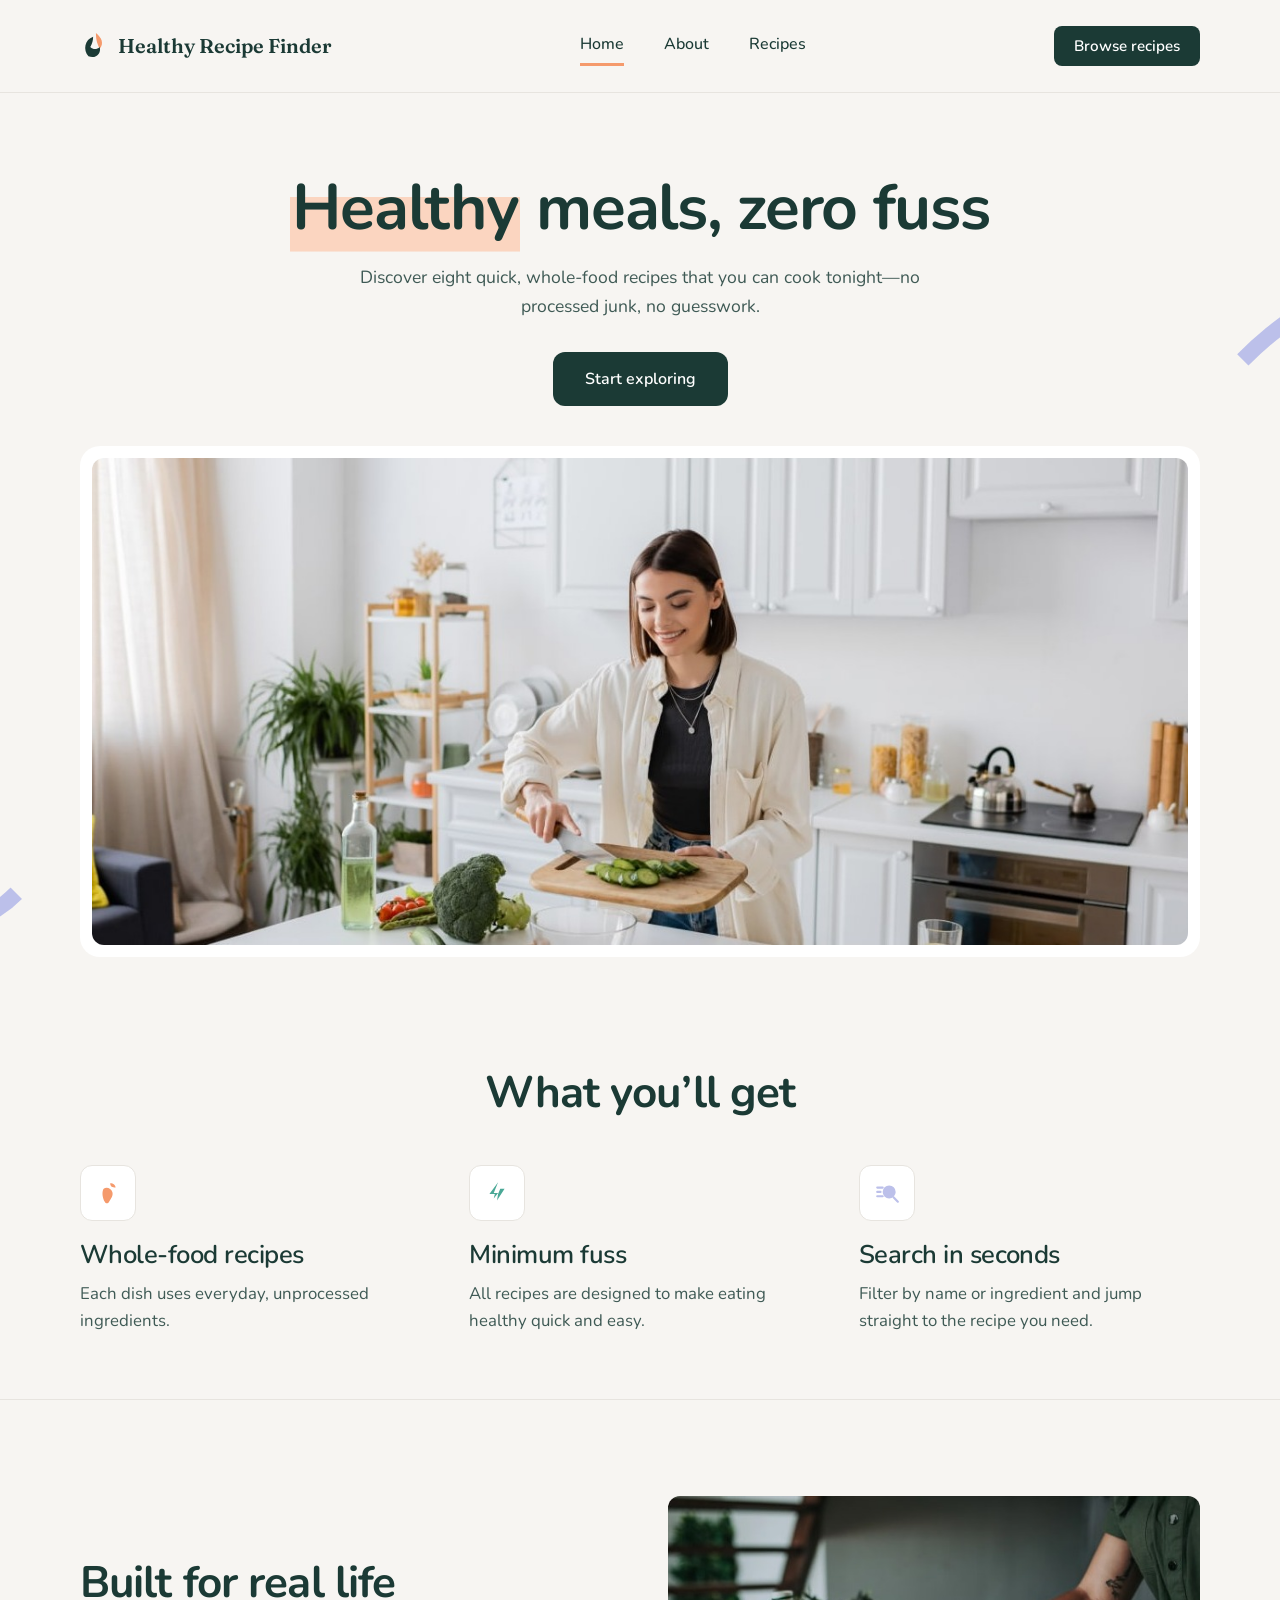
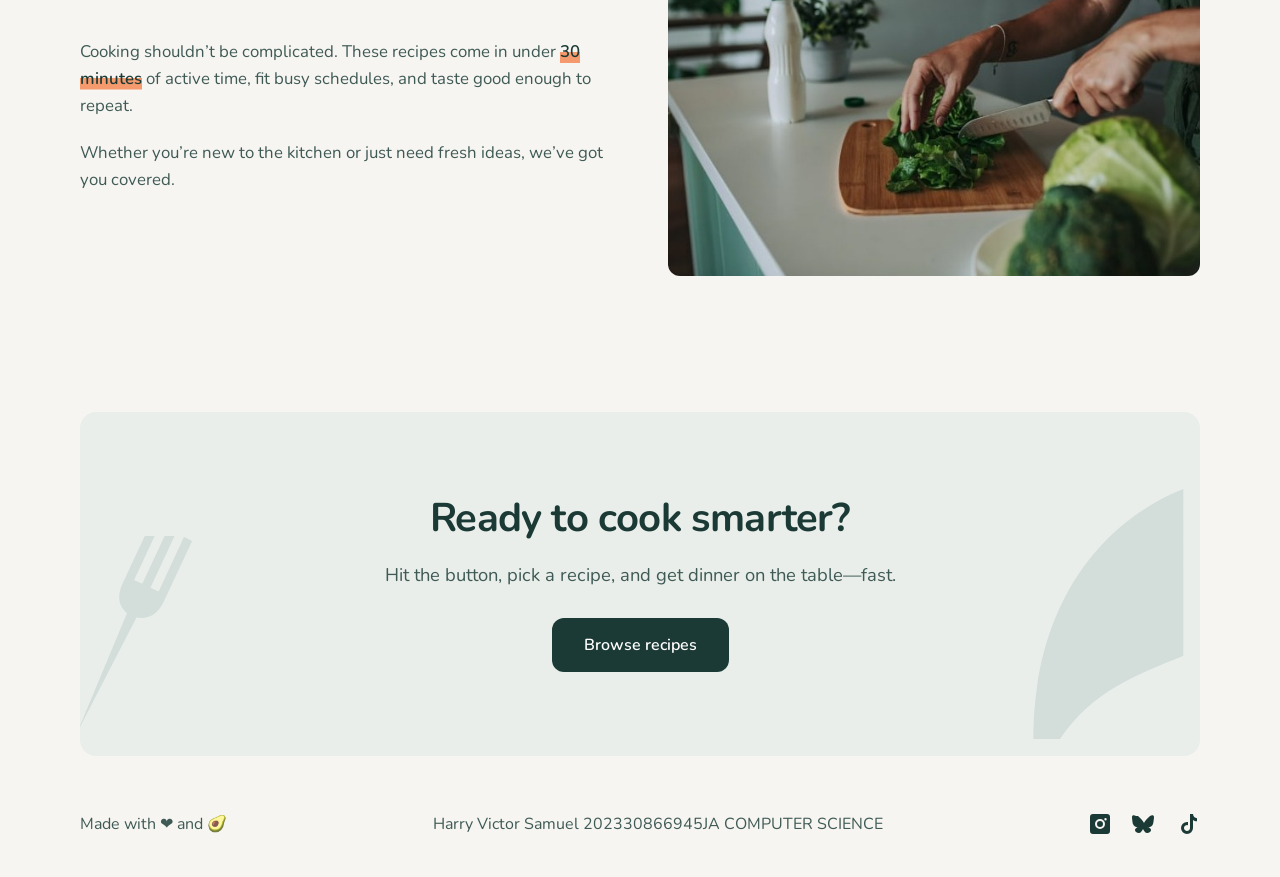
<file: index.html>
<!doctype html>
<html lang="en">
  <head>
    <meta charset="UTF-8" />
    <meta name="viewport" content="width=device-width, initial-scale=1" />
    <title>Healthy Recipe Finder</title>

    <link rel="preconnect" href="https://fonts.googleapis.com" />
    <link rel="preconnect" href="https://fonts.gstatic.com" crossorigin />
    <link
      href="https://fonts.googleapis.com/css2?family=Fraunces:wght@600&family=Nunito:wght@400;500;600;700;800&display=swap"
      rel="stylesheet"
    />
    <link rel="stylesheet" href="style.css" />
  </head>
  <body>
    <!-- HEADER -->
    <header class="header">
      <div class="container header__inner">
        <a href="index.html" class="logo">
          <svg viewBox="0 0 32 32" aria-hidden="true">
            <path d="M17 2c6 5 9 11 4 17-2-5-4-8-4-17z" fill="#f59a6c" />
            <path
              d="M14 6C5 9 3 20 9 27c8 3 14-3 12-10-3 3-7 3-10 0 2-4 3-7 3-11z"
              fill="#1b3a35"
            />
          </svg>
          Healthy Recipe Finder
        </a>

        <nav class="nav">
          <a href="index.html" class="active">Home</a>
          <a href="index.html#about">About</a>
          <a href="recipe.html">Recipes</a>
        </nav>

        <a href="recipe.html" class="btn btn--sm header__cta">Browse recipes</a>

        <button
          class="burger"
          id="burger"
          aria-label="Open menu"
          aria-expanded="false"
        >
          <svg
            width="20"
            height="20"
            fill="none"
            stroke="currentColor"
            stroke-width="2"
          >
            <path d="M2 5h16M2 10h16M2 15h16" />
          </svg>
        </button>
      </div>

      <div class="mobile-menu" id="menu">
        <a href="index.html">Home</a>
        <a href="index.html#about">About</a>
        <a href="recipe.html">Recipes</a>
      </div>
    </header>

    <main>
      <!-- HERO -->
      <section class="hero">
        <span class="swoosh swoosh--r"></span>
        <span class="swoosh swoosh--l"></span>
        <div class="container">
          <h1><span class="hl">Healthy</span> meals, zero fuss</h1>
          <p>
            Discover eight quick, whole-food recipes that you can cook
            tonight—no processed junk, no guesswork.
          </p>
          <a href="recipe.html" class="btn">Start exploring</a>
          <div class="hero__img">
            <img
              src="images/hero.jpg"
              alt="Woman chopping cucumber in a bright kitchen"
            />
          </div>
        </div>
      </section>

      <!-- WHAT YOU'LL GET -->
      <section class="features" id="about">
        <div class="container">
          <h2>What you’ll get</h2>
          <div class="features__list">
            <div class="feature">
              <div class="feature__icon">
                <svg viewBox="0 0 24 24" fill="#f59a6c">
                  <path
                    d="M14 3c3 0 5 2 5 4-3 0-5-1-5-4zM8 8c3-2 7 0 8 3 1 3-1 6-3 9-1 2-3 2-4 0-2-3-3-9-1-12z"
                  />
                </svg>
              </div>
              <h3>Whole-food recipes</h3>
              <p>Each dish uses everyday, unprocessed ingredients.</p>
            </div>

            <div class="feature">
              <div class="feature__icon">
                <svg viewBox="0 0 24 24" fill="#4aa896">
                  <path d="M13 2L5 13h5l-1 4 4-5h-4zM15 8l4 0-7 11 1-6z" />
                </svg>
              </div>
              <h3>Minimum fuss</h3>
              <p>
                All recipes are designed to make eating healthy quick and easy.
              </p>
            </div>

            <div class="feature">
              <div class="feature__icon">
                <svg viewBox="0 0 24 24" fill="#bcc0ea">
                  <circle cx="14" cy="11" r="6" />
                  <path
                    d="M3 7h5M3 11h3M3 15h5M18 16l4 4"
                    stroke="#bcc0ea"
                    stroke-width="2"
                    stroke-linecap="round"
                    fill="none"
                  />
                </svg>
              </div>
              <h3>Search in seconds</h3>
              <p>
                Filter by name or ingredient and jump straight to the recipe you
                need.
              </p>
            </div>
          </div>
        </div>
      </section>

      <!-- BUILT FOR REAL LIFE -->
      <section class="real">
        <div class="container real__inner">
          <div class="real__text">
            <h2>Built for real life</h2>
            <p>
              Cooking shouldn’t be complicated. These recipes come in under
              <span class="mark">30 minutes</span> of active time, fit busy
              schedules, and taste good enough to repeat.
            </p>
            <p>
              Whether you’re new to the kitchen or just need fresh ideas, we’ve
              got you covered.
            </p>
          </div>
          <div class="real__img">
            <img
              src="recipes/real-life.jpg"
              alt="Hands chopping greens on a wooden board"
            />
          </div>
        </div>
      </section>

      <!-- CALL TO ACTION -->
      <div class="container">
        <section class="cta">
          <svg class="deco deco--fork" viewBox="0 0 100 160" fill="#d3dedb">
            <path
              d="M10 0h6v40h6V0h6v40h6V0h6v45c0 10-5 15-12 17l-4 98H25l-4-98C14 60 10 55 10 45z"
              transform="rotate(25 50 80)"
            />
          </svg>
          <svg class="deco deco--knife" viewBox="0 0 120 160" fill="#d3dedb">
            <path d="M110 0C60 20 20 70 20 150h16c20-30 50-40 74-50z" />
          </svg>
          <h2>Ready to cook smarter?</h2>
          <p>
            Hit the button, pick a recipe, and get dinner on the table—fast.
          </p>
          <a href="recipe.html" class="btn">Browse recipes</a>
        </section>
      </div>
    </main>

    <!-- FOOTER -->
    <footer class="footer">
      <div class="container footer__inner">
        <p>Made with ❤️ and 🥑</p>
        <div>
          <span>Harry Victor Samuel</span>
          <span>202330866945JA</span>
          <span>COMPUTER SCIENCE</span>
        </div>
        <div class="social">
          <svg viewBox="0 0 24 24" fill="currentColor" aria-label="Instagram">
            <path
              d="M5 2h14a3 3 0 013 3v14a3 3 0 01-3 3H5a3 3 0 01-3-3V5a3 3 0 013-3zm7 5a5 5 0 100 10 5 5 0 000-10zm0 2a3 3 0 110 6 3 3 0 010-6zm5.5-3a1.2 1.2 0 100 2.4 1.2 1.2 0 000-2.4z"
              fill-rule="evenodd"
            />
          </svg>
          <svg viewBox="0 0 24 24" fill="currentColor" aria-label="Bluesky">
            <path
              d="M6 4c2.5 2 5 5 6 7 1-2 3.5-5 6-7 2-1.5 4-1 4 1 0 1-.5 6-1 7-1 3-4 3.5-6 3 4 .8 5 3 3 5-4 3-6-1-7-3-1 2-3 6-7 3-2-2-1-4.2 3-5-2 .5-5-.2-6-3-.5-1-1-6-1-7 0-2 2-2.5 4-1z"
            />
          </svg>
          <svg viewBox="0 0 24 24" fill="currentColor" aria-label="TikTok">
            <path
              d="M14 2h3c.2 2.5 1.8 4 4 4.2v3c-1.5 0-3-.5-4-1.3V16a6 6 0 11-6-6c.3 0 .7 0 1 .1v3.1a3 3 0 102 2.8V2z"
            />
          </svg>
        </div>
      </div>
    </footer>

    <script>
      const burger = document.getElementById("burger");
      const menu = document.getElementById("menu");
      burger.addEventListener("click", () =>
        burger.setAttribute("aria-expanded", menu.classList.toggle("open")),
      );
    </script>
  </body>
</html>
</file>
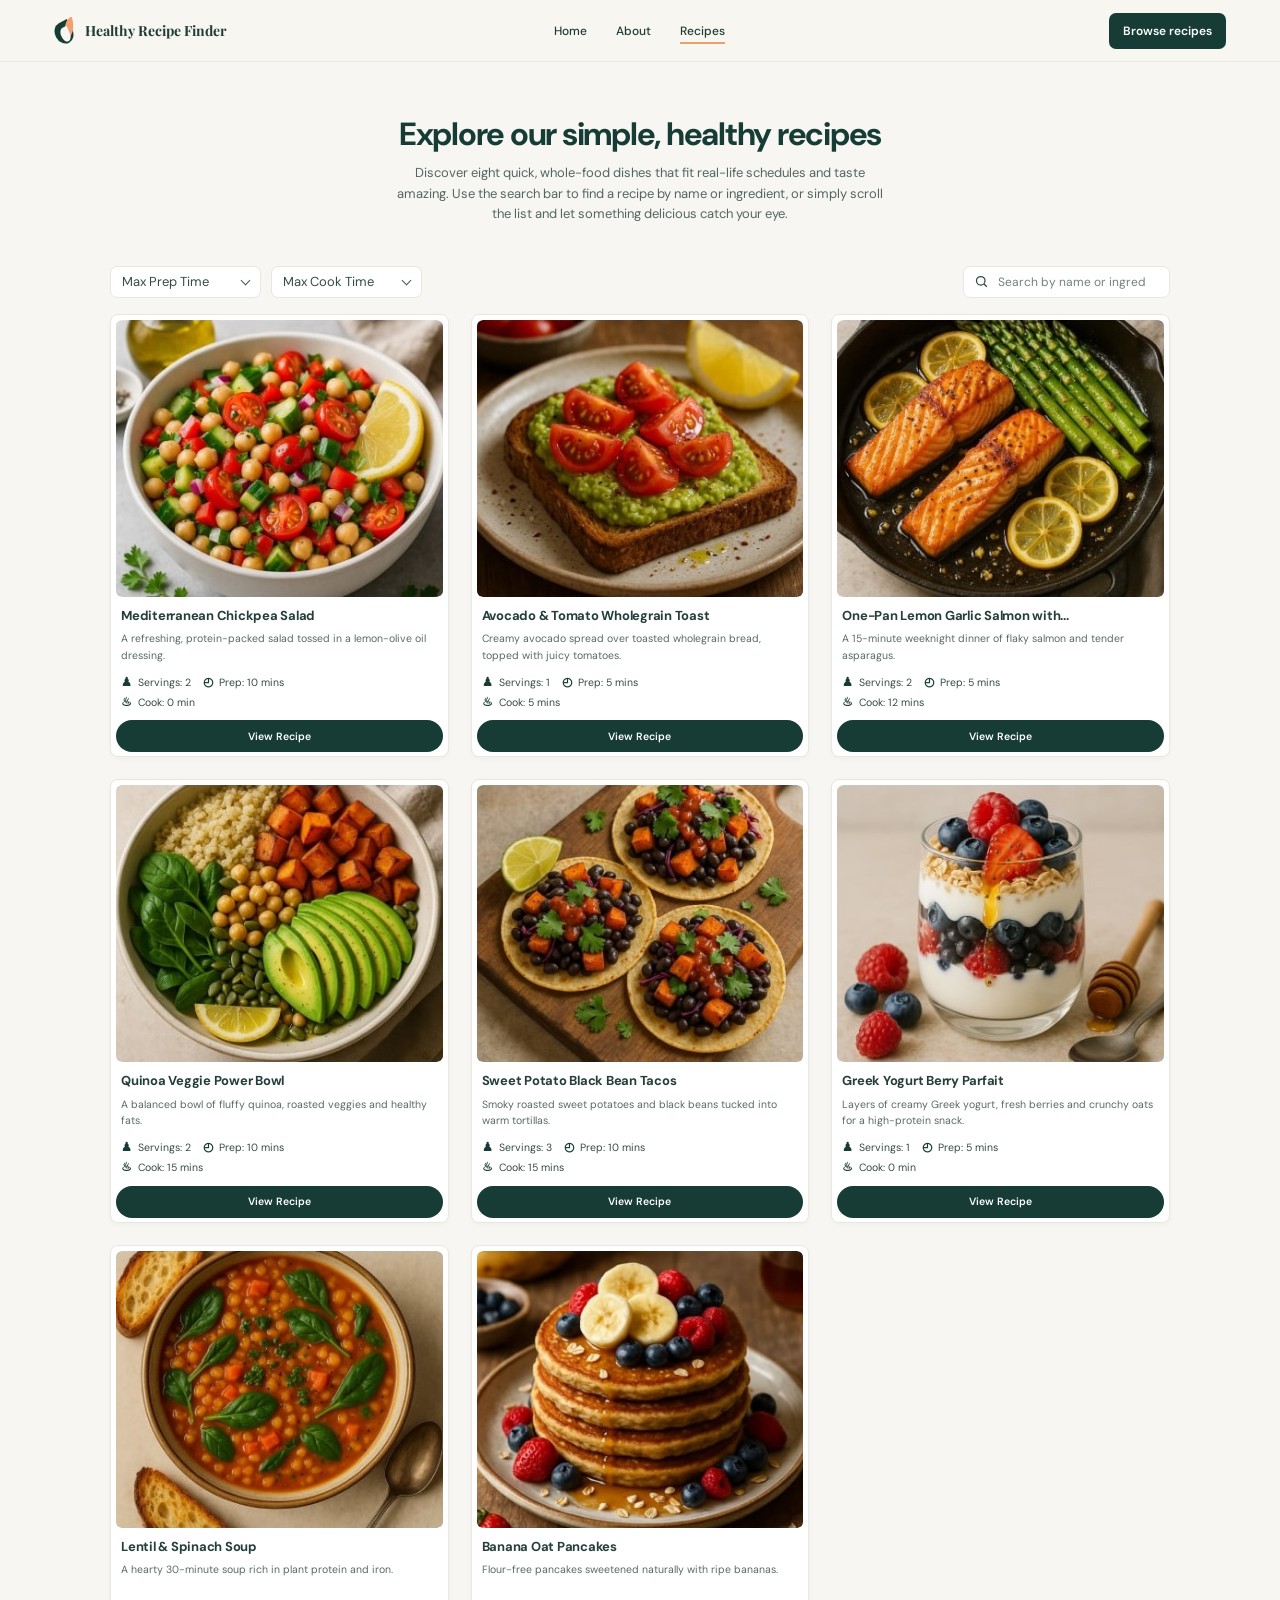
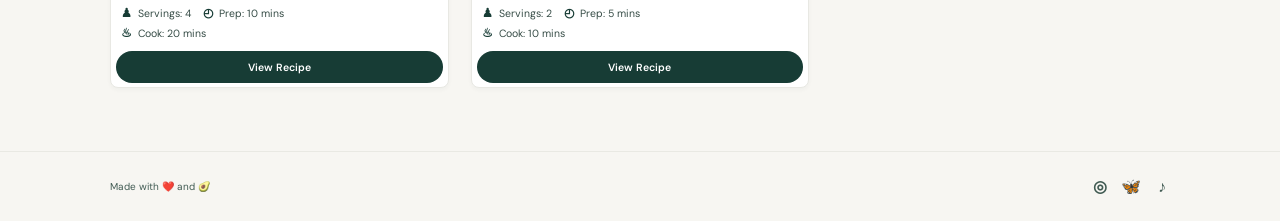
<file: recipe.html>
<!DOCTYPE html>
<html lang="en">
<head>
  <meta charset="UTF-8">
  <meta name="viewport" content="width=device-width, initial-scale=1.0">
  <title>Healthy Recipe Finder</title>

  <link rel="preconnect" href="https://fonts.googleapis.com">
  <link rel="preconnect" href="https://fonts.gstatic.com" crossorigin>
  <link href="https://fonts.googleapis.com/css2?family=DM+Sans:wght@400;500;600;700&family=Playfair+Display:wght@600;700&display=swap" rel="stylesheet">

  <link rel="stylesheet" href="recipe.css">
</head>
<body>

  <header class="site-header">
    <a class="brand" href="index.html">
      <span class="brand-mark"><span></span></span>
      <span>Healthy Recipe Finder</span>
    </a>

    <nav class="main-nav">
      <a href="index.html">Home</a>
      <a href="index.html#about">About</a>
      <a class="active" href="#recipes">Recipes</a>
    </nav>

    <a class="header-button" href="#recipes">Browse recipes</a>
  </header>

  <main id="home">
    <section class="intro" id="about">
      <h1>Explore our simple, healthy recipes</h1>
      <p>
        Discover eight quick, whole-food dishes that fit real-life schedules and taste<br class="desktop-break">
        amazing. Use the search bar to find a recipe by name or ingredient, or simply scroll<br class="desktop-break">
        the list and let something delicious catch your eye.
      </p>
    </section>

    <section class="recipe-section" id="recipes">
      <div class="toolbar">
        <div class="filters">
          <label class="select-wrap">
            <select id="prep-filter" aria-label="Maximum preparation time">
              <option value="all">Max Prep Time</option>
              <option value="5">5 minutes or less</option>
              <option value="10">10 minutes or less</option>
            </select>
            <span class="chevron"></span>
          </label>

          <label class="select-wrap">
            <select id="cook-filter" aria-label="Maximum cooking time">
              <option value="all">Max Cook Time</option>
              <option value="0">No cooking</option>
              <option value="10">10 minutes or less</option>
              <option value="15">15 minutes or less</option>
            </select>
            <span class="chevron"></span>
          </label>
        </div>

        <label class="search-box">
          <svg viewBox="0 0 24 24" aria-hidden="true">
            <circle cx="10.8" cy="10.8" r="6.8"></circle>
            <path d="m16 16 4.5 4.5"></path>
          </svg>
          <input id="recipe-search" type="search"
            placeholder="Search by name or ingredient..."
            aria-label="Search recipes">
        </label>
      </div>

      <div class="recipe-grid" id="recipe-grid">

        <article class="recipe-card"
          data-name="Mediterranean Chickpea Salad"
          data-ingredients="chickpea tomato cucumber parsley lemon olive oil"
          data-prep="10" data-cook="0">
          <img src="recipes/chickpea-salad.jpg"
            alt="Fresh Mediterranean salad">
          <div class="card-content">
            <h2>Mediterranean Chickpea Salad</h2>
            <p class="description">A refreshing, protein-packed salad tossed in a lemon-olive oil dressing.</p>
            <div class="meta">
              <span><b>♟</b> Servings: 2</span>
              <span><b>◴</b> Prep: 10 mins</span>
            </div>
            <div class="meta cook"><span><b>♨</b> Cook: 0 min</span></div>
            <button class="view-recipe" data-recipe="Mediterranean Chickpea Salad">View Recipe</button>
          </div>
        </article>

        <article class="recipe-card"
          data-name="Avocado & Tomato Wholegrain Toast"
          data-ingredients="avocado tomato wholegrain bread lemon"
          data-prep="5" data-cook="5">
          <img src="recipes/avocado-toast.jpg"
            alt="Avocado and tomato toast">
          <div class="card-content">
            <h2>Avocado &amp; Tomato Wholegrain Toast</h2>
            <p class="description">Creamy avocado spread over toasted wholegrain bread, topped with juicy tomatoes.</p>
            <div class="meta">
              <span><b>♟</b> Servings: 1</span>
              <span><b>◴</b> Prep: 5 mins</span>
            </div>
            <div class="meta cook"><span><b>♨</b> Cook: 5 mins</span></div>
            <button class="view-recipe" data-recipe="Avocado & Tomato Wholegrain Toast">View Recipe</button>
          </div>
        </article>

        <article class="recipe-card"
          data-name="One-Pan Lemon Garlic Salmon with Asparagus"
          data-ingredients="salmon lemon garlic asparagus olive oil"
          data-prep="5" data-cook="12">
          <img src="recipes/salmon.jpg"
            alt="Salmon with lemon and vegetables">
          <div class="card-content">
            <h2>One-Pan Lemon Garlic Salmon with...</h2>
            <p class="description">A 15-minute weeknight dinner of flaky salmon and tender asparagus.</p>
            <div class="meta">
              <span><b>♟</b> Servings: 2</span>
              <span><b>◴</b> Prep: 5 mins</span>
            </div>
            <div class="meta cook"><span><b>♨</b> Cook: 12 mins</span></div>
            <button class="view-recipe" data-recipe="One-Pan Lemon Garlic Salmon with Asparagus">View Recipe</button>
          </div>
        </article>

        <article class="recipe-card"
          data-name="Quinoa Veggie Power Bowl"
          data-ingredients="quinoa sweet potato spinach chickpea avocado lemon"
          data-prep="10" data-cook="15">
          <img src="recipes/quinoa-bowl.jpg"
            alt="Healthy quinoa vegetable bowl">
          <div class="card-content">
            <h2>Quinoa Veggie Power Bowl</h2>
            <p class="description">A balanced bowl of fluffy quinoa, roasted veggies and healthy fats.</p>
            <div class="meta">
              <span><b>♟</b> Servings: 2</span>
              <span><b>◴</b> Prep: 10 mins</span>
            </div>
            <div class="meta cook"><span><b>♨</b> Cook: 15 mins</span></div>
            <button class="view-recipe" data-recipe="Quinoa Veggie Power Bowl">View Recipe</button>
          </div>
        </article>

        <article class="recipe-card"
          data-name="Sweet Potato Black Bean Tacos"
          data-ingredients="sweet potato black beans tomato tortilla lime cilantro"
          data-prep="10" data-cook="15">
          <img src="recipes/tacos.jpg"
            alt="Black bean and vegetable tacos">
          <div class="card-content">
            <h2>Sweet Potato Black Bean Tacos</h2>
            <p class="description">Smoky roasted sweet potatoes and black beans tucked into warm tortillas.</p>
            <div class="meta">
              <span><b>♟</b> Servings: 3</span>
              <span><b>◴</b> Prep: 10 mins</span>
            </div>
            <div class="meta cook"><span><b>♨</b> Cook: 15 mins</span></div>
            <button class="view-recipe" data-recipe="Sweet Potato Black Bean Tacos">View Recipe</button>
          </div>
        </article>

        <article class="recipe-card"
          data-name="Greek Yogurt Berry Parfait"
          data-ingredients="greek yogurt raspberry blueberry strawberry oats honey"
          data-prep="5" data-cook="0">
          <img src="recipes/parfait.jpg"
            alt="Greek yogurt and berry parfait">
          <div class="card-content">
            <h2>Greek Yogurt Berry Parfait</h2>
            <p class="description">Layers of creamy Greek yogurt, fresh berries and crunchy oats for a high-protein snack.</p>
            <div class="meta">
              <span><b>♟</b> Servings: 1</span>
              <span><b>◴</b> Prep: 5 mins</span>
            </div>
            <div class="meta cook"><span><b>♨</b> Cook: 0 min</span></div>
            <button class="view-recipe" data-recipe="Greek Yogurt Berry Parfait">View Recipe</button>
          </div>
        </article>

        <article class="recipe-card"
          data-name="Lentil & Spinach Soup"
          data-ingredients="lentil spinach tomato onion garlic vegetable broth"
          data-prep="10" data-cook="20">
          <img src="recipes/lentil-soup.jpg"
            alt="Lentil soup with vegetables">
          <div class="card-content">
            <h2>Lentil &amp; Spinach Soup</h2>
            <p class="description">A hearty 30-minute soup rich in plant protein and iron.</p>
            <div class="meta">
              <span><b>♟</b> Servings: 4</span>
              <span><b>◴</b> Prep: 10 mins</span>
            </div>
            <div class="meta cook"><span><b>♨</b> Cook: 20 mins</span></div>
            <button class="view-recipe" data-recipe="Lentil & Spinach Soup">View Recipe</button>
          </div>
        </article>

        <article class="recipe-card"
          data-name="Banana Oat Pancakes"
          data-ingredients="banana oats egg berries honey"
          data-prep="5" data-cook="10">
          <img src="recipes/pancakes.jpg"
            alt="Banana oat pancakes topped with berries">
          <div class="card-content">
            <h2>Banana Oat Pancakes</h2>
            <p class="description">Flour-free pancakes sweetened naturally with ripe bananas.</p>
            <div class="meta">
              <span><b>♟</b> Servings: 2</span>
              <span><b>◴</b> Prep: 5 mins</span>
            </div>
            <div class="meta cook"><span><b>♨</b> Cook: 10 mins</span></div>
            <button class="view-recipe" data-recipe="Banana Oat Pancakes">View Recipe</button>
          </div>
        </article>

      </div>

      <p class="empty-state" id="empty-state" hidden>
        No recipes match your search. Try another ingredient or time.
      </p>
    </section>
  </main>

  <footer class="site-footer">
    <p>Made with ❤️ and 🥑</p>
    <div class="socials">
      <a href="#" aria-label="Instagram">◎</a>
      <a href="#" aria-label="Bluesky">🦋</a>
      <a href="#" aria-label="TikTok">♪</a>
    </div>
  </footer>

  <dialog class="recipe-dialog" id="recipe-dialog">
    <button class="dialog-close" id="dialog-close" aria-label="Close recipe">×</button>
    <p class="eyebrow">HEALTHY RECIPE</p>
    <h2 id="dialog-title">Recipe name</h2>
    <p id="dialog-copy"></p>
    <h3>Quick method</h3>
    <p>Prepare the ingredients, combine or cook them as needed, season to taste, and serve fresh.</p>
  </dialog>

  <script>
    const searchInput = document.querySelector("#recipe-search");
    const prepFilter = document.querySelector("#prep-filter");
    const cookFilter = document.querySelector("#cook-filter");
    const cards = [...document.querySelectorAll(".recipe-card")];
    const emptyState = document.querySelector("#empty-state");

    function filterRecipes() {
      const query = searchInput.value.trim().toLowerCase();
      const maxPrep = prepFilter.value === "all"
        ? Infinity : Number(prepFilter.value);
      const maxCook = cookFilter.value === "all"
        ? Infinity : Number(cookFilter.value);

      let visible = 0;

      cards.forEach(card => {
        const searchable =
          `${card.dataset.name} ${card.dataset.ingredients}`.toLowerCase();

        const matches =
          searchable.includes(query) &&
          Number(card.dataset.prep) <= maxPrep &&
          Number(card.dataset.cook) <= maxCook;

        card.hidden = !matches;
        if (matches) visible++;
      });

      emptyState.hidden = visible !== 0;
    }

    searchInput.addEventListener("input", filterRecipes);
    prepFilter.addEventListener("change", filterRecipes);
    cookFilter.addEventListener("change", filterRecipes);

    const dialog = document.querySelector("#recipe-dialog");
    const dialogTitle = document.querySelector("#dialog-title");
    const dialogCopy = document.querySelector("#dialog-copy");

    document.querySelectorAll(".view-recipe").forEach(button => {
      button.addEventListener("click", () => {
        const card = button.closest(".recipe-card");
        dialogTitle.textContent = button.dataset.recipe;
        dialogCopy.textContent =
          card.querySelector(".description").textContent;
        dialog.showModal();
      });
    });

    document.querySelector("#dialog-close").addEventListener("click", () => {
      dialog.close();
    });

    dialog.addEventListener("click", event => {
      if (event.target === dialog) dialog.close();
    });
  </script>

</body>
</html>
</file>
<file: style.css>
/* ==========================================================
   Healthy Recipe Finder – style.css
   Mobile first → Tablet (768px+) → Desktop (1100px+)
   ========================================================== */

:root {
  --bg: #f7f5f2;
  --ink: #1b3a35;
  --text: #3f5a55;
  --peach: #fbd5c0;
  --orange: #f59a6c;
  --teal: #4aa896;
  --lav: #bcc0ea;
  --mint: #e9eeea;
  --line: #e7e4df;
}

/* ---------- Reset ---------- */
* { box-sizing: border-box; margin: 0; padding: 0; }
html { scroll-behavior: smooth; }
body {
  font-family: 'Nunito', system-ui, sans-serif;
  background: var(--bg);
  color: var(--text);
  font-size: 16px;
  line-height: 1.6;
  overflow-x: hidden;
}
img { display: block; max-width: 100%; }
a { color: inherit; text-decoration: none; }
h1, h2, h3 {
  color: var(--ink);
  font-weight: 700;
  line-height: 1.1;
  letter-spacing: -0.02em;
}
:focus-visible { outline: 3px solid var(--orange); outline-offset: 3px; }

.container { width: 100%; max-width: 1200px; margin: 0 auto; padding: 0 16px; }

/* ---------- Buttons ---------- */
.btn {
  display: inline-block;
  background: var(--ink);
  color: #fff;
  font: 600 1rem 'Nunito', sans-serif;
  padding: 16px 32px;
  border-radius: 12px;
  border: 0;
  cursor: pointer;
  text-align: center;
  transition: background 0.2s;
}
.btn:hover { background: #12302b; }
.btn--sm { padding: 10px 20px; border-radius: 8px; font-size: 0.95rem; }

/* ---------- Header ---------- */
.header {
  background: var(--bg);
  border-bottom: 1px solid var(--line);
  position: relative;
  z-index: 5;
}
.header__inner {
  display: flex;
  align-items: center;
  justify-content: space-between;
  height: 68px;
}
.logo {
  display: flex;
  align-items: center;
  gap: 8px;
  font-family: 'Fraunces', serif;
  font-weight: 600;
  font-size: 1.05rem;
  color: var(--ink);
}
.logo svg { width: 30px; height: 30px; }

.nav, .header__cta { display: none; }

.burger {
  width: 48px;
  height: 48px;
  border: 0;
  border-radius: 8px;
  background: var(--mint);
  color: var(--ink);
  cursor: pointer;
  display: grid;
  place-items: center;
}
.mobile-menu {
  display: none;
  flex-direction: column;
  gap: 4px;
  padding: 8px 16px 20px;
  background: var(--bg);
  border-bottom: 1px solid var(--line);
}
.mobile-menu.open { display: flex; }
.mobile-menu a { padding: 12px 0; font-weight: 600; color: var(--ink); }

/* ---------- Hero ---------- */
.hero { position: relative; padding: 48px 0 24px; }
.hero h1 { font-size: 3rem; margin-bottom: 20px; }
.hl {
  background: linear-gradient(var(--peach), var(--peach)) 0 100% / 100% 62% no-repeat;
  padding: 0 2px;
}
.hero p { font-size: 1.2rem; max-width: 560px; margin-bottom: 32px; }

.hero__img {
  margin-top: 40px;
  background: #fff;
  padding: 6px;
  border-radius: 12px;
  position: relative;
  z-index: 1;
}
.hero__img img {
  width: 100%;
  aspect-ratio: 2 / 1.1;
  object-fit: cover;
  border-radius: 8px;
}

.swoosh {
  position: absolute;
  pointer-events: none;
  border: 16px solid var(--lav);
  border-radius: 50%;
}
.swoosh--r {
  width: 420px; height: 420px;
  right: -300px; bottom: 40px;
  border-color: var(--lav) var(--lav) transparent transparent;
}
.swoosh--l {
  width: 200px; height: 200px;
  left: -150px; bottom: 100px;
  border-color: transparent transparent var(--lav) transparent;
}

/* ---------- What you'll get ---------- */
.features { padding: 64px 0 32px; }
.features h2, .real h2 { font-size: 2.5rem; margin-bottom: 32px; }
.feature { margin-bottom: 32px; }
.feature__icon {
  width: 56px; height: 56px;
  background: #fff;
  border: 1px solid var(--line);
  border-radius: 12px;
  display: grid;
  place-items: center;
  margin-bottom: 20px;
}
.feature__icon svg { width: 26px; height: 26px; }
.feature h3 { font-size: 1.9rem; font-weight: 600; margin-bottom: 12px; }
.feature p { font-size: 1.15rem; }

/* ---------- Built for real life ---------- */
.real { padding: 48px 0; border-top: 1px solid var(--line); }
.real__text p { font-size: 1.15rem; margin-bottom: 20px; }
.mark {
  background: linear-gradient(var(--orange), var(--orange)) 0 100% / 100% 50% no-repeat;
  color: var(--ink);
  font-weight: 600;
}
.real__img { margin-top: 32px; }
.real__img img {
  width: 100%;
  aspect-ratio: 1.5 / 1;
  object-fit: cover;
  border-radius: 12px;
}

/* ---------- Call to action ---------- */
.cta {
  background: var(--mint);
  border-radius: 16px;
  padding: 56px 24px;
  text-align: center;
  margin: 56px 0 32px;
  position: relative;
  overflow: hidden;
}
.cta > * { position: relative; z-index: 1; }
.cta h2 { font-size: 2.25rem; margin-bottom: 20px; }
.cta p { font-size: 1.15rem; margin-bottom: 28px; }
.cta .deco { display: none; position: absolute; z-index: 0; }

/* ---------- Footer ---------- */
.footer { padding: 24px 0 40px; }
.footer__inner {
  display: flex;
  flex-direction: column;
  align-items: center;
  gap: 16px;
}
.footer__inner .social { order: -1; }
.social { display: flex; gap: 20px; color: var(--ink); }
.social svg { width: 24px; height: 24px; }

/* ---------- Recipes page ---------- */
.page-hero { text-align: center; padding: 48px 0 32px; }
.page-hero h1 { font-size: 2.25rem; margin-bottom: 16px; }
.page-hero p { max-width: 720px; margin: 0 auto; font-size: 1.1rem; }

.filters { display: flex; flex-direction: column; gap: 12px; margin: 24px 0; }
.filters__group { display: flex; gap: 12px; }
.select, .search input {
  font: 500 1rem 'Nunito', sans-serif;
  color: var(--text);
  background: #fff;
  border: 1px solid var(--line);
  border-radius: 8px;
  height: 46px;
  padding: 0 16px;
}
.select {
  flex: 1;
  appearance: none;
  background: #fff url("data:image/svg+xml,%3Csvg xmlns='http://www.w3.org/2000/svg' width='14' height='8' fill='none' stroke='%231b3a35' stroke-width='2'%3E%3Cpath d='M1 1l6 6 6-6'/%3E%3C/svg%3E") right 14px center no-repeat;
  padding-right: 40px;
  cursor: pointer;
}
.search { position: relative; }
.search svg {
  position: absolute;
  left: 14px; top: 50%;
  transform: translateY(-50%);
  width: 18px; height: 18px;
  color: var(--ink);
}
.search input { width: 100%; padding-left: 42px; }

.grid { display: grid; grid-template-columns: 1fr; gap: 16px; padding-bottom: 64px; }
.card {
  background: #fff;
  border: 1px solid var(--line);
  border-radius: 10px;
  padding: 8px;
  display: flex;
  flex-direction: column;
}
.card img {
  width: 100%;
  aspect-ratio: 1.2 / 1;
  object-fit: cover;
  border-radius: 8px;
  background: var(--mint);
}
.card__body { padding: 16px 8px 12px; flex: 1; }
.card h3 {
  font-size: 1.15rem;
  font-weight: 600;
  letter-spacing: 0;
  line-height: 1.3;
  margin-bottom: 8px;
  white-space: nowrap;
  overflow: hidden;
  text-overflow: ellipsis;
}
.card p { font-size: 0.95rem; line-height: 1.5; margin-bottom: 16px; min-height: 3em; }
.meta { display: flex; flex-wrap: wrap; gap: 6px 22px; font-size: 0.95rem; color: var(--ink); }
.meta span { display: inline-flex; align-items: center; gap: 6px; }
.meta svg { width: 16px; height: 16px; }
.card .btn { border-radius: 999px; padding: 12px; font-size: 0.95rem; margin-top: 4px; }
.empty { grid-column: 1 / -1; text-align: center; padding: 40px 0; }

/* ==========================================================
   TABLET – 768px and up
   ========================================================== */
@media (min-width: 768px) {
  .container { padding: 0 40px; }

  .header__inner { height: 92px; }
  .logo { font-size: 1.25rem; }
  .nav { display: flex; gap: 40px; }
  .nav a {
    font-weight: 500;
    color: var(--ink);
    padding: 6px 0;
    border-bottom: 3px solid transparent;
  }
  .nav a.active { border-color: var(--orange); }
  .header__cta { display: inline-block; }
  .burger, .mobile-menu { display: none !important; }

  .hero { text-align: center; padding: 72px 0 24px; }
  .hero h1 { font-size: 3.5rem; }
  .hero p { margin: 0 auto 32px; font-size: 1.1rem; }
  .hero__img { padding: 12px; border-radius: 20px; }
  .hero__img img { aspect-ratio: 2 / 1; border-radius: 12px; }
  .swoosh--r { width: 600px; height: 600px; right: -420px; bottom: 0; }
  .swoosh--l { left: -120px; bottom: 160px; }

  .features h2 { text-align: left; font-size: 2.5rem; }
  .feature h3 { font-size: 1.6rem; }
  .feature p { font-size: 1.05rem; }

  .real__text p { font-size: 1.05rem; }
  .real__img img { aspect-ratio: 1.4 / 1; }

  .cta { padding: 72px 40px; }
  .cta h2 { font-size: 2.5rem; }
  .cta .deco { display: block; }
  .cta .deco--fork { width: 90px; left: 30px; bottom: -30px; }
  .cta .deco--knife { width: 110px; right: 20px; bottom: -10px; }

  .footer__inner { flex-direction: row; justify-content: space-between; }
  .footer__inner .social { order: 0; }

  .page-hero h1 { font-size: 2.75rem; }
  .filters { flex-direction: row; justify-content: space-between; align-items: center; }
  .filters__group .select { flex: none; width: 180px; }
  .search { width: 310px; }
  .grid { grid-template-columns: repeat(2, 1fr); gap: 20px; }
}

/* ==========================================================
   DESKTOP – 1100px and up
   ========================================================== */
@media (min-width: 1100px) {
  .hero { padding: 80px 0 40px; }
  .hero h1 { font-size: 4rem; }
  .hero__img img { aspect-ratio: 2.25 / 1; }
  .swoosh--r { width: 800px; height: 800px; right: -640px; bottom: -40px; }
  .swoosh--l { width: 260px; height: 260px; left: -200px; bottom: 60px; }

  .features { padding: 72px 0 64px; }
  .features h2 { text-align: center; font-size: 2.75rem; margin-bottom: 48px; }
  .features__list { display: grid; grid-template-columns: repeat(3, 1fr); gap: 48px; }
  .feature { margin: 0; }

  .real { padding: 96px 0; }
  .real__inner { display: grid; grid-template-columns: 1fr 1fr; gap: 56px; align-items: center; }
  .real__img { margin: 0; }
  .real h2 { font-size: 2.75rem; }

  .cta { padding: 84px 40px; margin-top: 40px; }
  .cta .deco--fork { width: 150px; left: 0; bottom: -20px; }
  .cta .deco--knife { width: 200px; right: 0; bottom: 0; }

  .grid { grid-template-columns: repeat(3, 1fr); gap: 32px; }
  .page-hero h1 { font-size: 3rem; }
}

@media (prefers-reduced-motion: reduce) {
  * { transition: none !important; scroll-behavior: auto !important; }
}
</file>
<file: recipe.css>
* {
  box-sizing: border-box;
}

:root {
  --green: #173c35;
  --ink: #203c37;
  --muted: #536761;
  --page: #f7f6f2;
  --orange: #e9a16e;
}

html {
  scroll-behavior: smooth;
}

body {
  margin: 0;
  background: var(--page);
  color: var(--ink);
  font-family: "DM Sans", Arial, sans-serif;
  font-size: 13px;
  -webkit-font-smoothing: antialiased;
}

a {
  color: inherit;
  text-decoration: none;
}

.site-header {
  height: 62px;
  padding: 0 4.2%;
  border-bottom: 1px solid #eae9e3;
  display: grid;
  grid-template-columns: 1fr 1fr 1fr;
  align-items: center;
  background: rgba(247, 246, 242, .96);
}

.brand {
  display: inline-flex;
  align-items: center;
  gap: 9px;
  width: fit-content;
  font-family: "Playfair Display", Georgia, serif;
  font-size: 14px;
  font-weight: 700;
  white-space: nowrap;
}

.brand-mark {
  position: relative;
  display: inline-block;
  width: 22px;
  height: 28px;
  overflow: hidden;
}

.brand-mark::before {
  content: "";
  position: absolute;
  left: 1px;
  bottom: 1px;
  width: 18px;
  height: 22px;
  background: var(--green);
  border-radius: 100% 0 100% 100%;
  transform: rotate(-28deg);
}

.brand-mark::after {
  content: "";
  position: absolute;
  left: 9px;
  top: 1px;
  width: 12px;
  height: 20px;
  background: #f0a16f;
  border-radius: 100% 0 100% 0;
  transform: rotate(-18deg);
}

.brand-mark span {
  position: absolute;
  z-index: 1;
  left: 7px;
  bottom: 3px;
  width: 9px;
  height: 15px;
  background: var(--page);
  border-radius: 100% 0 100% 100%;
  transform: rotate(-24deg);
}

.main-nav {
  display: flex;
  justify-content: center;
  align-items: center;
  gap: 29px;
  height: 100%;
}

.main-nav a {
  position: relative;
  font-size: 12px;
  font-weight: 500;
  padding: 7px 0;
}

.main-nav a.active::after {
  content: "";
  position: absolute;
  height: 2px;
  left: 0;
  right: 0;
  bottom: 2px;
  background: var(--orange);
}

.header-button {
  justify-self: end;
  padding: 10px 14px;
  border-radius: 7px;
  color: white;
  background: var(--green);
  font-size: 12px;
  font-weight: 600;
  transition: background .2s, transform .2s;
}

.header-button:hover,
.view-recipe:hover {
  background: #24574d;
}

.header-button:active,
.view-recipe:active {
  transform: translateY(1px);
}

.intro {
  text-align: center;
  padding: 53px 20px 42px;
}

.intro h1 {
  margin: 0 0 10px;
  color: var(--green);
  font-size: clamp(27px, 3.2vw, 32px);
  line-height: 1.2;
  letter-spacing: -1.25px;
  font-weight: 700;
}

.intro p {
  margin: 0;
  color: #526760;
  font-size: 13px;
  line-height: 1.55;
}

.recipe-section {
  width: min(795px, calc(100% - 44px));
  margin: 0 auto 63px;
}

.toolbar {
  display: flex;
  align-items: center;
  justify-content: space-between;
  gap: 14px;
  margin-bottom: 16px;
}

.filters {
  display: flex;
  gap: 10px;
}

.select-wrap {
  position: relative;
}

.select-wrap select {
  appearance: none;
  min-width: 121px;
  height: 32px;
  padding: 0 31px 0 11px;
  border: 1px solid #e6e7e2;
  border-radius: 7px;
  background: white;
  color: #354b46;
  font: inherit;
  cursor: pointer;
}

.select-wrap:nth-child(2) select {
  min-width: 123px;
}

.chevron {
  pointer-events: none;
  position: absolute;
  right: 12px;
  top: 11px;
  width: 7px;
  height: 7px;
  border-right: 1.5px solid #435a54;
  border-bottom: 1.5px solid #435a54;
  transform: rotate(45deg);
}

.search-box {
  height: 32px;
  width: 207px;
  display: flex;
  align-items: center;
  gap: 7px;
  padding: 0 10px;
  border: 1px solid #e6e7e2;
  border-radius: 7px;
  background: white;
}

.search-box svg {
  width: 15px;
  height: 15px;
  fill: none;
  stroke: #294b43;
  stroke-width: 2;
  flex: 0 0 auto;
}

.search-box input {
  min-width: 0;
  width: 100%;
  border: 0;
  outline: 0;
  background: transparent;
  color: var(--ink);
  font: inherit;
  font-size: 12px;
}

.search-box input::placeholder {
  color: #71817b;
  opacity: 1;
}

.recipe-grid {
  display: grid;
  grid-template-columns: repeat(3, minmax(0, 1fr));
  gap: 21px;
  align-items: stretch;
}

.recipe-card {
  min-width: 0;
  padding: 5px 5px 4px;
  border: 1px solid #e8e8e3;
  border-radius: 8px;
  background: white;
  box-shadow: 0 2px 4px rgba(26, 50, 43, .035);
  display: flex;
  flex-direction: column;
  overflow: hidden;
}

.recipe-card[hidden] {
  display: none;
}

.recipe-card > img {
  display: block;
  width: 100%;
  aspect-ratio: 1.18 / 1;
  object-fit: cover;
  border-radius: 6px;
  background: #e9e4d9;
}

.card-content {
  display: flex;
  flex-direction: column;
  flex: 1;
  padding: 11px 5px 0;
}

.card-content h2 {
  margin: 0 0 7px;
  overflow: hidden;
  color: #243e39;
  font-size: 13px;
  line-height: 1.28;
  font-weight: 700;
  letter-spacing: -.25px;
  white-space: nowrap;
  text-overflow: ellipsis;
}

.description {
  min-height: 34px;
  margin: 0 0 8px;
  color: #586a64;
  font-size: 10.5px;
  line-height: 1.55;
}

.meta {
  display: flex;
  flex-wrap: wrap;
  align-items: center;
  gap: 5px 12px;
  min-height: 18px;
  color: #354b45;
  font-size: 10.5px;
  line-height: 1.4;
}

.meta span {
  white-space: nowrap;
}

.meta b {
  display: inline-block;
  margin-right: 3px;
  color: var(--green);
  font-size: 12px;
  font-weight: 700;
}

.meta.cook {
  margin-top: 2px;
  margin-bottom: 9px;
}

.view-recipe {
  width: calc(100% + 10px);
  min-height: 32px;
  margin: auto -5px 0;
  border: 0;
  border-radius: 18px;
  background: var(--green);
  color: white;
  font-family: inherit;
  font-size: 10.5px;
  font-weight: 600;
  cursor: pointer;
  transition: background .2s, transform .2s;
}

.empty-state {
  padding: 30px 10px;
  text-align: center;
  color: var(--muted);
}

.site-footer {
  min-height: 70px;
  border-top: 1px solid #e9e9e3;
  padding: 0 max(4.2%, calc((100% - 795px) / 2));
  display: flex;
  align-items: center;
  justify-content: space-between;
  color: #415b53;
  font-size: 10px;
}

.site-footer p {
  margin: 0;
}

.socials {
  display: flex;
  align-items: center;
  gap: 15px;
}

.socials a {
  display: inline-flex;
  width: 16px;
  height: 16px;
  align-items: center;
  justify-content: center;
  font-size: 16px;
  font-weight: 700;
}

.recipe-dialog {
  width: min(420px, calc(100% - 32px));
  padding: 28px;
  border: 1px solid #e5e6df;
  border-radius: 14px;
  color: var(--ink);
  box-shadow: 0 20px 70px rgba(15, 37, 31, .2);
}

.recipe-dialog::backdrop {
  background: rgba(14, 34, 29, .48);
  backdrop-filter: blur(2px);
}

.recipe-dialog h2 {
  margin: 4px 0 10px;
  font-size: 23px;
  line-height: 1.25;
}

.recipe-dialog h3 {
  margin: 22px 0 6px;
  font-size: 14px;
}

.recipe-dialog p {
  color: var(--muted);
  line-height: 1.65;
}

.recipe-dialog .eyebrow {
  margin: 0;
  color: #b66c40;
  font-size: 10px;
  letter-spacing: 1.4px;
  font-weight: 700;
}

.dialog-close {
  position: absolute;
  top: 10px;
  right: 13px;
  border: 0;
  background: transparent;
  color: var(--ink);
  font-size: 26px;
  cursor: pointer;
}

@media (min-width: 1200px) {
  .recipe-section {
    width: min(1060px, calc(100% - 80px));
  }

  .recipe-grid {
    gap: 22px;
  }

  .site-footer {
    padding-left: max(4.2%, calc((100% - 1060px) / 2));
    padding-right: max(4.2%, calc((100% - 1060px) / 2));
  }
}

@media (max-width: 700px) {
  .site-header {
    height: auto;
    min-height: 64px;
    padding: 12px 18px;
    grid-template-columns: 1fr auto;
    row-gap: 12px;
  }

  .brand {
    font-size: 12px;
  }

  .main-nav {
    grid-column: 1 / -1;
    grid-row: 2;
    gap: 30px;
    justify-content: center;
    height: auto;
  }

  .header-button {
    grid-column: 2;
    grid-row: 1;
    padding: 9px 11px;
    font-size: 11px;
  }

  .intro {
    padding: 42px 20px 30px;
  }

  .intro h1 {
    font-size: clamp(25px, 7vw, 31px);
    letter-spacing: -.8px;
  }

  .intro p {
    font-size: 12px;
  }

  .desktop-break {
    display: none;
  }

  .recipe-section {
    width: min(520px, calc(100% - 30px));
    margin-bottom: 40px;
  }

  .toolbar {
    align-items: stretch;
    flex-direction: column;
    gap: 10px;
  }

  .filters {
    display: grid;
    grid-template-columns: 1fr 1fr;
  }

  .select-wrap select {
    width: 100%;
    min-width: 0;
  }

  .select-wrap:nth-child(2) select {
    min-width: 0;
  }

  .search-box {
    width: 100%;
  }

  .recipe-grid {
    grid-template-columns: repeat(2, minmax(0, 1fr));
    gap: 13px;
  }

  .recipe-card > img {
    aspect-ratio: .98 / 1;
  }

  .card-content {
    padding: 9px 3px 0;
  }

  .card-content h2 {
    font-size: 12px;
  }

  .description {
    min-height: 49px;
    font-size: 10px;
  }

  .meta {
    gap: 4px 7px;
    font-size: 9.5px;
  }

  .meta b {
    font-size: 10px;
  }

  .view-recipe {
    min-height: 31px;
    font-size: 10px;
  }

  .site-footer {
    padding: 0 18px;
  }
}

@media (max-width: 390px) {
  .recipe-grid {
    grid-template-columns: 1fr;
    gap: 15px;
  }

  .recipe-card > img {
    aspect-ratio: 1.3 / 1;
  }

  .description {
    min-height: 0;
  }

  .card-content h2 {
    font-size: 13px;
  }
}
</file>
